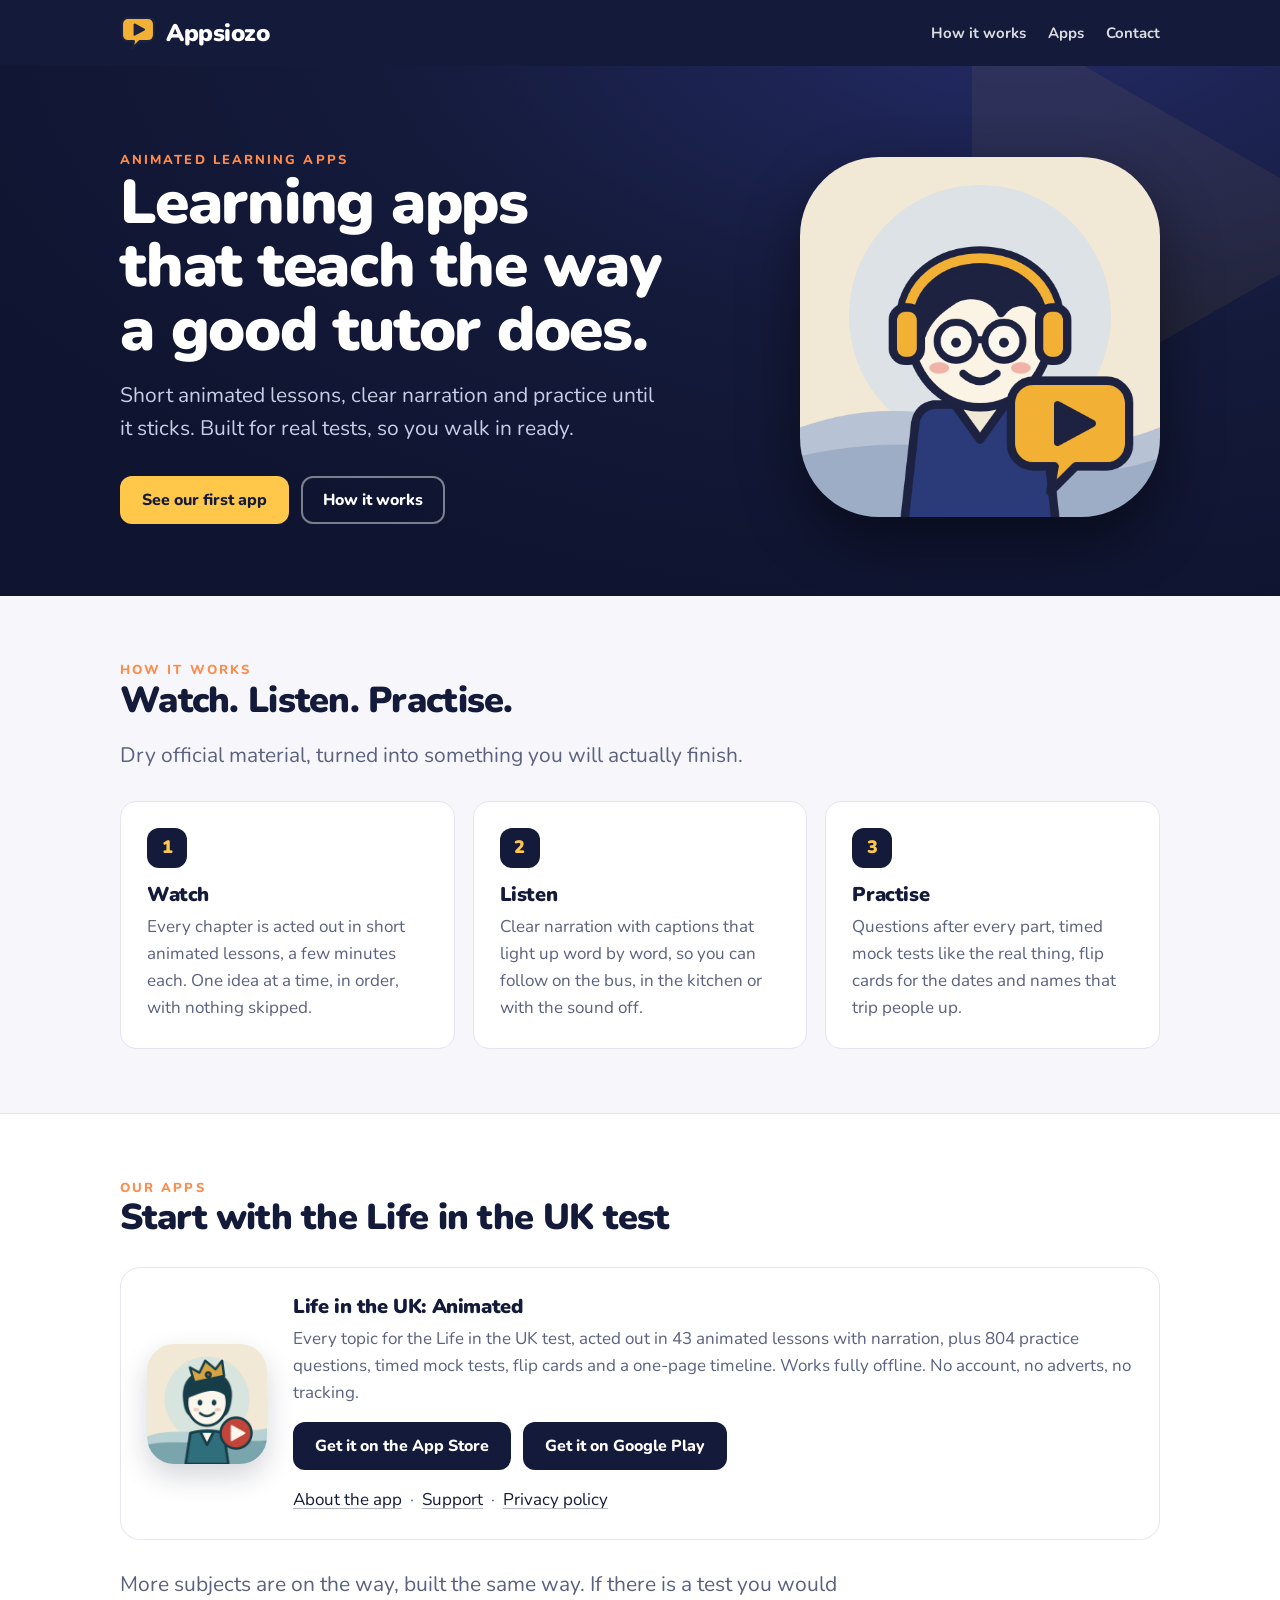
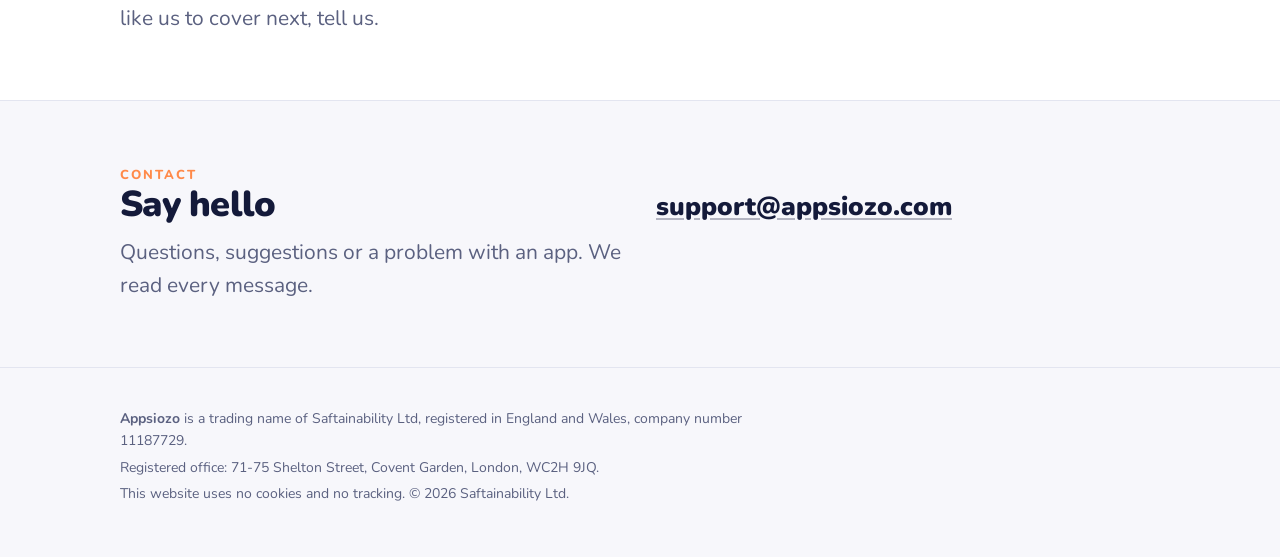
<file: index.html>
<!doctype html>
<html lang="en-GB">
<head>
<meta charset="utf-8">
<meta name="viewport" content="width=device-width,initial-scale=1,viewport-fit=cover">
<title>Appsiozo | Animated learning apps</title>
<meta name="description" content="Appsiozo makes learning apps that teach the way a good tutor does: short animated lessons, clear narration and practice until it sticks.">
<meta name="theme-color" content="#141A3A">
<meta property="og:title" content="Appsiozo | Animated learning apps">
<meta property="og:description" content="Short animated lessons, clear narration and practice until it sticks.">
<meta property="og:image" content="https://appsiozo.com/assets/og-image.jpg">
<meta property="og:type" content="website">
<link rel="icon" href="assets/mark.svg" type="image/svg+xml">
<link rel="apple-touch-icon" href="assets/apple-touch-icon.png">
<link rel="preconnect" href="https://fonts.googleapis.com"><link rel="preconnect" href="https://fonts.gstatic.com" crossorigin><link href="https://fonts.googleapis.com/css2?family=Nunito:wght@400;700;800;900&display=swap" rel="stylesheet">
<link rel="stylesheet" href="assets/site.css?v=3">
</head>
<body>
<header class="site"><div class="wrap"><a class="brand" href="index.html" aria-label="Appsiozo home"><img src="assets/mark.svg" alt="" width="36" height="36">Appsiozo</a><nav aria-label="Main"><a href="#how">How it works</a><a href="#apps">Apps</a><a href="#contact">Contact</a></nav></div></header>
<main>
<section class="hero">
<svg class="glyph" style="right:-140px;top:-120px;width:560px;height:560px" viewBox="0 0 100 100" aria-hidden="true"><polygon points="20,10 20,90 90,50" fill="#FFC84A"/></svg>
<div class="wrap">
<div>
<div class="kicker">Animated learning apps</div>
<h1>Learning apps that teach the way a good tutor does.</h1>
<p class="lead">Short animated lessons, clear narration and practice until it sticks. Built for real tests, so you walk in ready.</p>
<div class="cta"><a class="btn primary" href="life-in-the-uk/">See our first app</a><a class="btn ghost" href="#how">How it works</a></div>
</div>
<img class="art" src="assets/appsiozo-icon-512.png" alt="Appsiozo: a narrator with headphones and a speech bubble play button" width="380" height="380">
</div>
</section>

<section id="how"><div class="wrap">
<div class="kicker">How it works</div>
<h2>Watch. Listen. Practise.</h2>
<p class="lead">Dry official material, turned into something you will actually finish.</p>
<div class="grid">
<div class="card"><span class="num">1</span><h3>Watch</h3><p>Every chapter is acted out in short animated lessons, a few minutes each. One idea at a time, in order, with nothing skipped.</p></div>
<div class="card"><span class="num">2</span><h3>Listen</h3><p>Clear narration with captions that light up word by word, so you can follow on the bus, in the kitchen or with the sound off.</p></div>
<div class="card"><span class="num">3</span><h3>Practise</h3><p>Questions after every part, timed mock tests like the real thing, flip cards for the dates and names that trip people up.</p></div>
</div>
</div></section>

<section class="alt" id="apps"><div class="wrap">
<div class="kicker">Our apps</div>
<h2>Start with the Life in the UK test</h2>
<div class="app">
<img src="life-in-the-uk/icon-512.png" alt="Life in the UK: Animated app icon" width="120" height="120">
<div><h3>Life in the UK: Animated</h3>
<p>Every topic for the Life in the UK test, acted out in 43 animated lessons with narration, plus 804 practice questions, timed mock tests, flip cards and a one-page timeline. Works fully offline. No account, no adverts, no tracking.</p>
<div class="get"><a class="btn dark" href="https://apps.apple.com/app/life-in-the-uk-animated/id6831185725">Get it on the App Store</a><a class="btn dark" href="https://play.google.com/store/apps/details?id=com.appsiozo.lituk">Get it on Google Play</a></div>
<p style="margin:16px 0 0"><a href="life-in-the-uk/">About the app</a> &nbsp;·&nbsp; <a href="life-in-the-uk/support.html">Support</a> &nbsp;·&nbsp; <a href="life-in-the-uk/privacy.html">Privacy policy</a></p>
</div>
</div>
<p class="lead" style="margin-top:28px">More subjects are on the way, built the same way. If there is a test you would like us to cover next, tell us.</p>
</div></section>

<section id="contact"><div class="wrap contact">
<div><div class="kicker">Contact</div><h2>Say hello</h2><p class="lead" style="margin-top:10px">Questions, suggestions or a problem with an app. We read every message.</p></div>
<div><p class="mail"><a href="mailto:support@appsiozo.com">support@appsiozo.com</a></p></div>
</div></section>
</main>
<footer><div class="wrap">
<p><strong>Appsiozo</strong> is a trading name of Saftainability Ltd, registered in England and Wales, company number 11187729.</p>
<p>Registered office: 71-75 Shelton Street, Covent Garden, London, WC2H 9JQ.</p>
<p>This website uses no cookies and no tracking. © 2026 Saftainability Ltd.</p>
</div></footer>
</body>
</html>
</file>
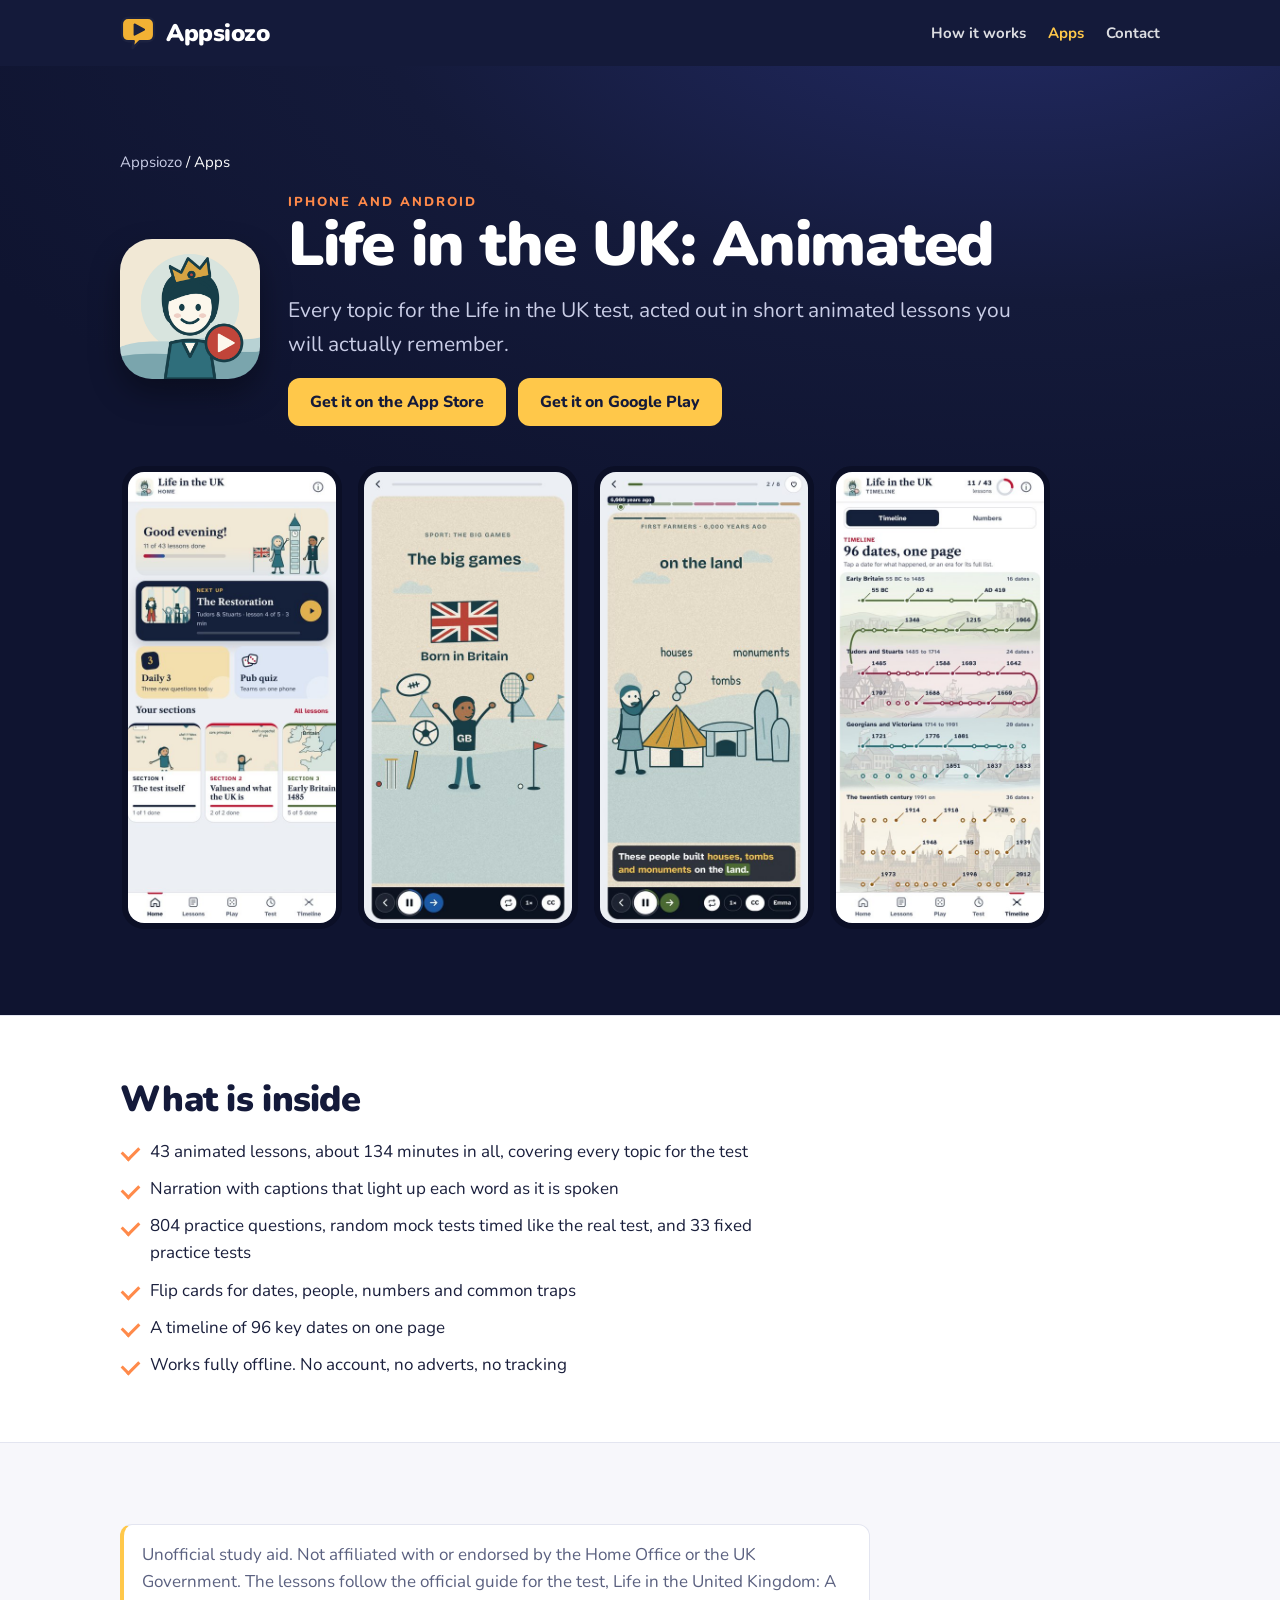
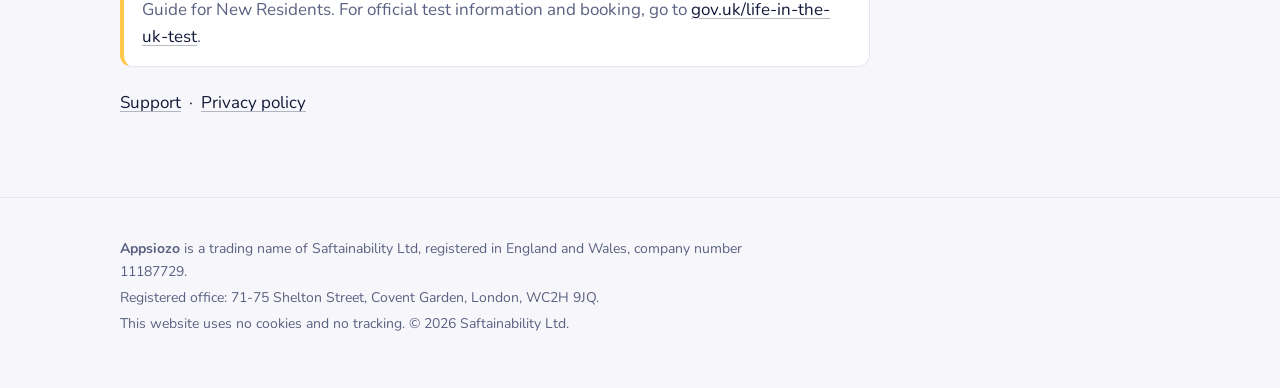
<file: life-in-the-uk/index.html>
<!doctype html>
<html lang="en-GB">
<head>
<meta charset="utf-8">
<meta name="viewport" content="width=device-width,initial-scale=1,viewport-fit=cover">
<title>Life in the UK: Animated | Appsiozo</title>
<meta name="description" content="Life in the UK: Animated. Every topic for the Life in the UK test, acted out in short narrated lessons, with 804 practice questions. Unofficial study aid by Appsiozo.">
<meta name="theme-color" content="#141A3A">
<meta property="og:title" content="Life in the UK: Animated">
<meta property="og:description" content="Every topic for the Life in the UK test, acted out in short animated lessons you will actually remember.">
<meta property="og:image" content="https://appsiozo.com/life-in-the-uk/icon-512.png">
<link rel="icon" href="../assets/mark.svg" type="image/svg+xml">
<link rel="apple-touch-icon" href="apple-touch-icon.png">
<link rel="preconnect" href="https://fonts.googleapis.com"><link rel="preconnect" href="https://fonts.gstatic.com" crossorigin><link href="https://fonts.googleapis.com/css2?family=Nunito:wght@400;700;800;900&display=swap" rel="stylesheet">
<link rel="stylesheet" href="../assets/site.css?v=3">
</head>
<body>
<header class="site"><div class="wrap"><a class="brand" href="../index.html" aria-label="Appsiozo home"><img src="../assets/mark.svg" alt="" width="36" height="36">Appsiozo</a><nav aria-label="Main"><a href="../index.html#how">How it works</a><a href="../index.html#apps" aria-current="page">Apps</a><a href="../index.html#contact">Contact</a></nav></div></header>
<main>
<section class="hero"><div class="wrap" style="display:block">
<div class="crumb"><a href="../index.html">Appsiozo</a> / Apps</div>
<div class="apphead"><img src="icon-512.png" alt="Life in the UK: Animated app icon" width="140" height="140">
<div><div class="kicker">iPhone and Android</div><h1>Life in the UK: Animated</h1>
<p class="lead">Every topic for the Life in the UK test, acted out in short animated lessons you will actually remember.</p>
<div class="get"><a class="btn primary" href="https://apps.apple.com/app/life-in-the-uk-animated/id6831185725">Get it on the App Store</a><a class="btn primary" href="https://play.google.com/store/apps/details?id=com.appsiozo.lituk">Get it on Google Play</a></div></div></div>
<div class="shots" aria-label="Screenshots">
<img src="shots/home.jpg" alt="Home screen with the next lesson, Daily 3 and the pub quiz" width="220" height="477" loading="lazy">
<img src="shots/sport.jpg" alt="An animated lesson on British sport" width="220" height="477" loading="lazy">
<img src="shots/farmers.jpg" alt="A narrated lesson with live captions about the first farmers" width="220" height="477" loading="lazy">
<img src="shots/timeline.jpg?v=2" alt="Timeline of 96 key dates" width="220" height="477" loading="lazy">
</div>
</div></section>
<section class="alt"><div class="wrap">
<h2>What is inside</h2>
<ul class="ticks">
<li>43 animated lessons, about 134 minutes in all, covering every topic for the test</li>
<li>Narration with captions that light up each word as it is spoken</li>
<li>804 practice questions, random mock tests timed like the real test, and 33 fixed practice tests</li>
<li>Flip cards for dates, people, numbers and common traps</li>
<li>A timeline of 96 key dates on one page</li>
<li>Works fully offline. No account, no adverts, no tracking</li>
</ul>
</div></section>
<section><div class="wrap">
<p class="note">Unofficial study aid. Not affiliated with or endorsed by the Home Office or the UK Government. The lessons follow the official guide for the test, Life in the United Kingdom: A Guide for New Residents. For official test information and booking, go to <a href="https://www.gov.uk/life-in-the-uk-test">gov.uk/life-in-the-uk-test</a>.</p>
<p style="margin-top:22px"><a href="support.html">Support</a> &nbsp;·&nbsp; <a href="privacy.html">Privacy policy</a></p>
</div></section>
</main>
<footer><div class="wrap">
<p><strong>Appsiozo</strong> is a trading name of Saftainability Ltd, registered in England and Wales, company number 11187729.</p>
<p>Registered office: 71-75 Shelton Street, Covent Garden, London, WC2H 9JQ.</p>
<p>This website uses no cookies and no tracking. © 2026 Saftainability Ltd.</p>
</div></footer>
</body>
</html>
</file>
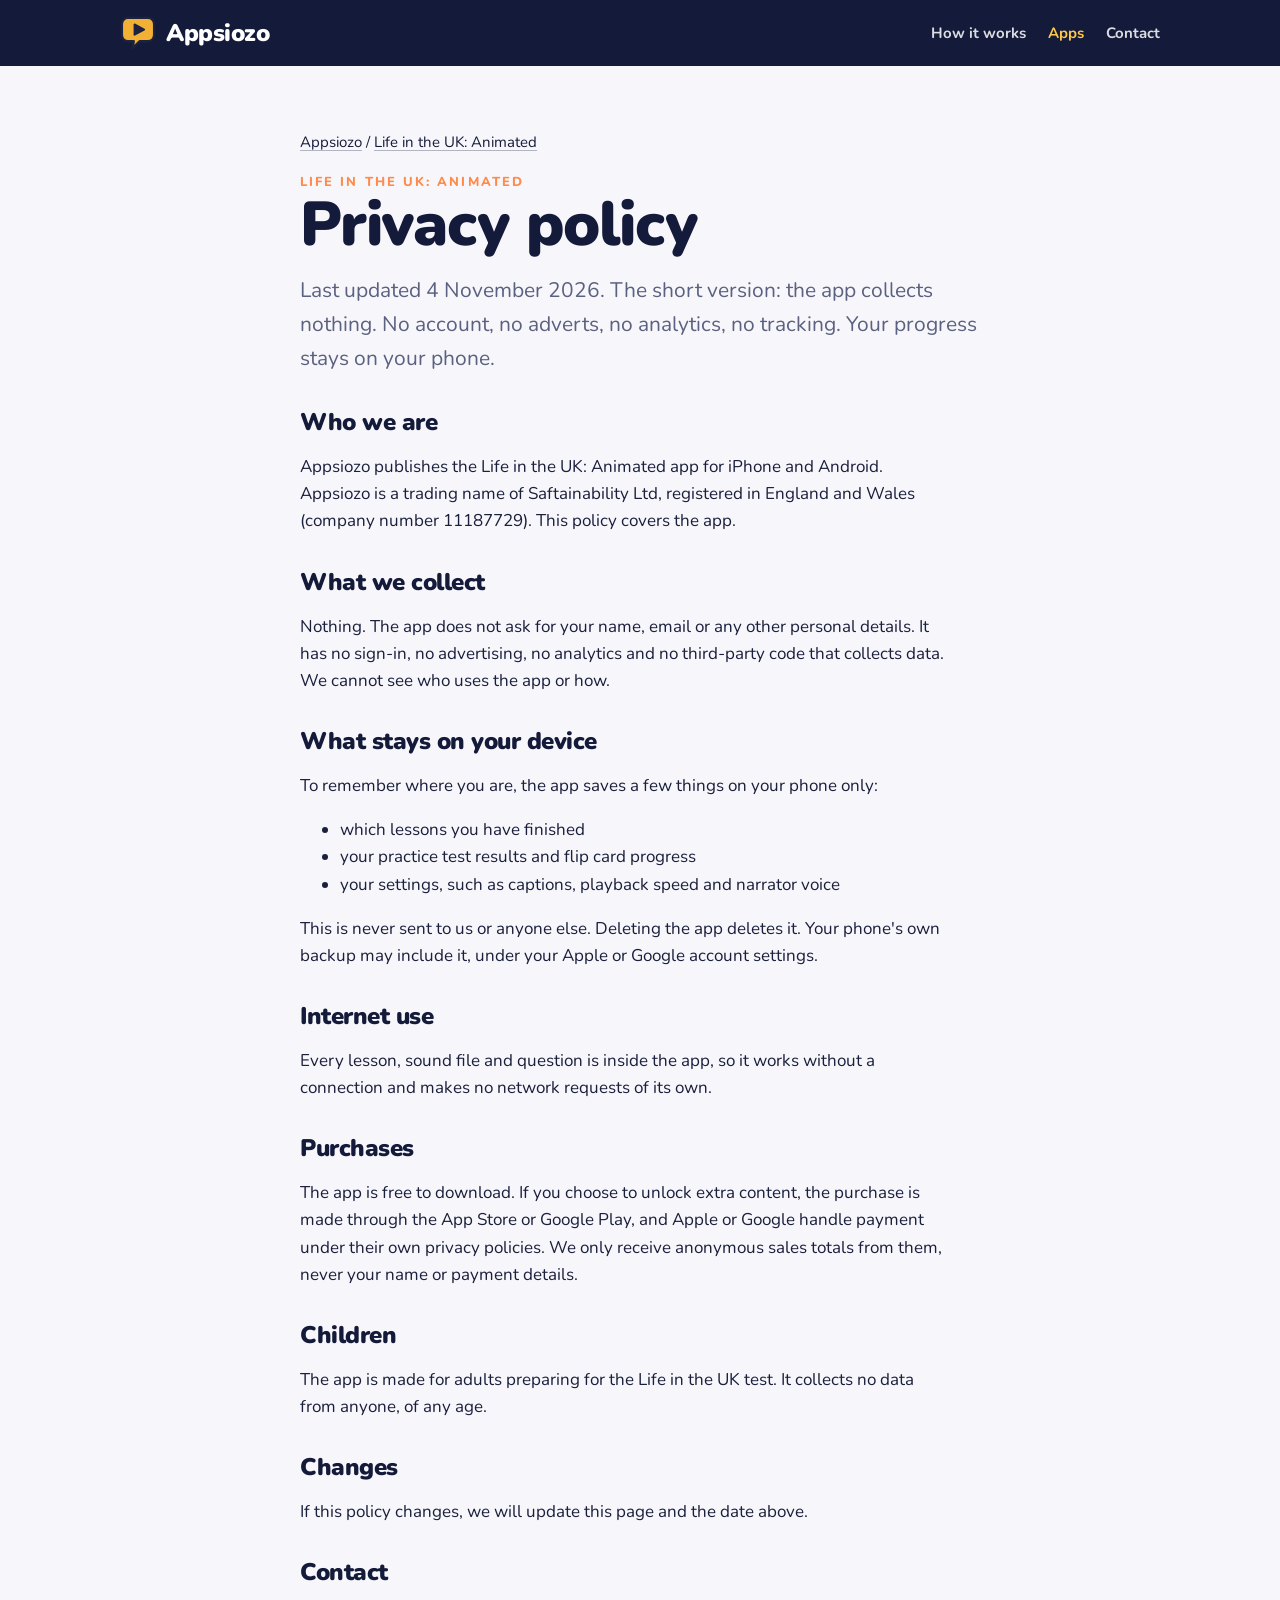
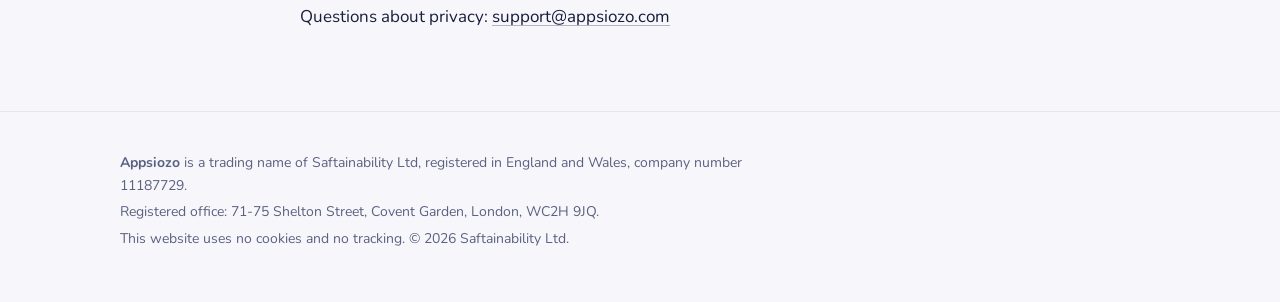
<file: life-in-the-uk/privacy.html>
<!doctype html>
<html lang="en-GB">
<head>
<meta charset="utf-8">
<meta name="viewport" content="width=device-width,initial-scale=1,viewport-fit=cover">
<title>Privacy policy | Life in the UK: Animated</title>
<meta name="description" content="Privacy policy for the Life in the UK: Animated app by Appsiozo. The app collects no personal data.">
<meta name="theme-color" content="#141A3A">
<link rel="icon" href="../assets/mark.svg" type="image/svg+xml">
<link rel="preconnect" href="https://fonts.googleapis.com"><link rel="preconnect" href="https://fonts.gstatic.com" crossorigin><link href="https://fonts.googleapis.com/css2?family=Nunito:wght@400;700;800;900&display=swap" rel="stylesheet">
<link rel="stylesheet" href="../assets/site.css">
</head>
<body>
<header class="site"><div class="wrap"><a class="brand" href="../index.html" aria-label="Appsiozo home"><img src="../assets/mark.svg" alt="" width="36" height="36">Appsiozo</a><nav aria-label="Main"><a href="../index.html#how">How it works</a><a href="../index.html#apps" aria-current="page">Apps</a><a href="../index.html#contact">Contact</a></nav></div></header>
<main>
<section><div class="wrap doc">
<div class="crumb"><a href="../index.html">Appsiozo</a> / <a href="index.html">Life in the UK: Animated</a></div>
<div class="kicker">Life in the UK: Animated</div><h1>Privacy policy</h1>
<p class="lead">Last updated 4 November 2026. The short version: the app collects nothing. No account, no adverts, no analytics, no tracking. Your progress stays on your phone.</p>
<h2>Who we are</h2><p>Appsiozo publishes the Life in the UK: Animated app for iPhone and Android. Appsiozo is a trading name of Saftainability Ltd, registered in England and Wales (company number 11187729). This policy covers the app.</p>
<h2>What we collect</h2><p>Nothing. The app does not ask for your name, email or any other personal details. It has no sign-in, no advertising, no analytics and no third-party code that collects data. We cannot see who uses the app or how.</p>
<h2>What stays on your device</h2><p>To remember where you are, the app saves a few things on your phone only:</p>
<ul><li>which lessons you have finished</li><li>your practice test results and flip card progress</li><li>your settings, such as captions, playback speed and narrator voice</li></ul>
<p>This is never sent to us or anyone else. Deleting the app deletes it. Your phone's own backup may include it, under your Apple or Google account settings.</p>
<h2>Internet use</h2><p>Every lesson, sound file and question is inside the app, so it works without a connection and makes no network requests of its own.</p>
<h2>Purchases</h2><p>The app is free to download. If you choose to unlock extra content, the purchase is made through the App Store or Google Play, and Apple or Google handle payment under their own privacy policies. We only receive anonymous sales totals from them, never your name or payment details.</p>
<h2>Children</h2><p>The app is made for adults preparing for the Life in the UK test. It collects no data from anyone, of any age.</p>
<h2>Changes</h2><p>If this policy changes, we will update this page and the date above.</p>
<h2>Contact</h2><p>Questions about privacy: <a href="mailto:support@appsiozo.com">support@appsiozo.com</a></p>
</div></section>
</main>
<footer><div class="wrap">
<p><strong>Appsiozo</strong> is a trading name of Saftainability Ltd, registered in England and Wales, company number 11187729.</p>
<p>Registered office: 71-75 Shelton Street, Covent Garden, London, WC2H 9JQ.</p>
<p>This website uses no cookies and no tracking. © 2026 Saftainability Ltd.</p>
</div></footer>
</body>
</html>
</file>
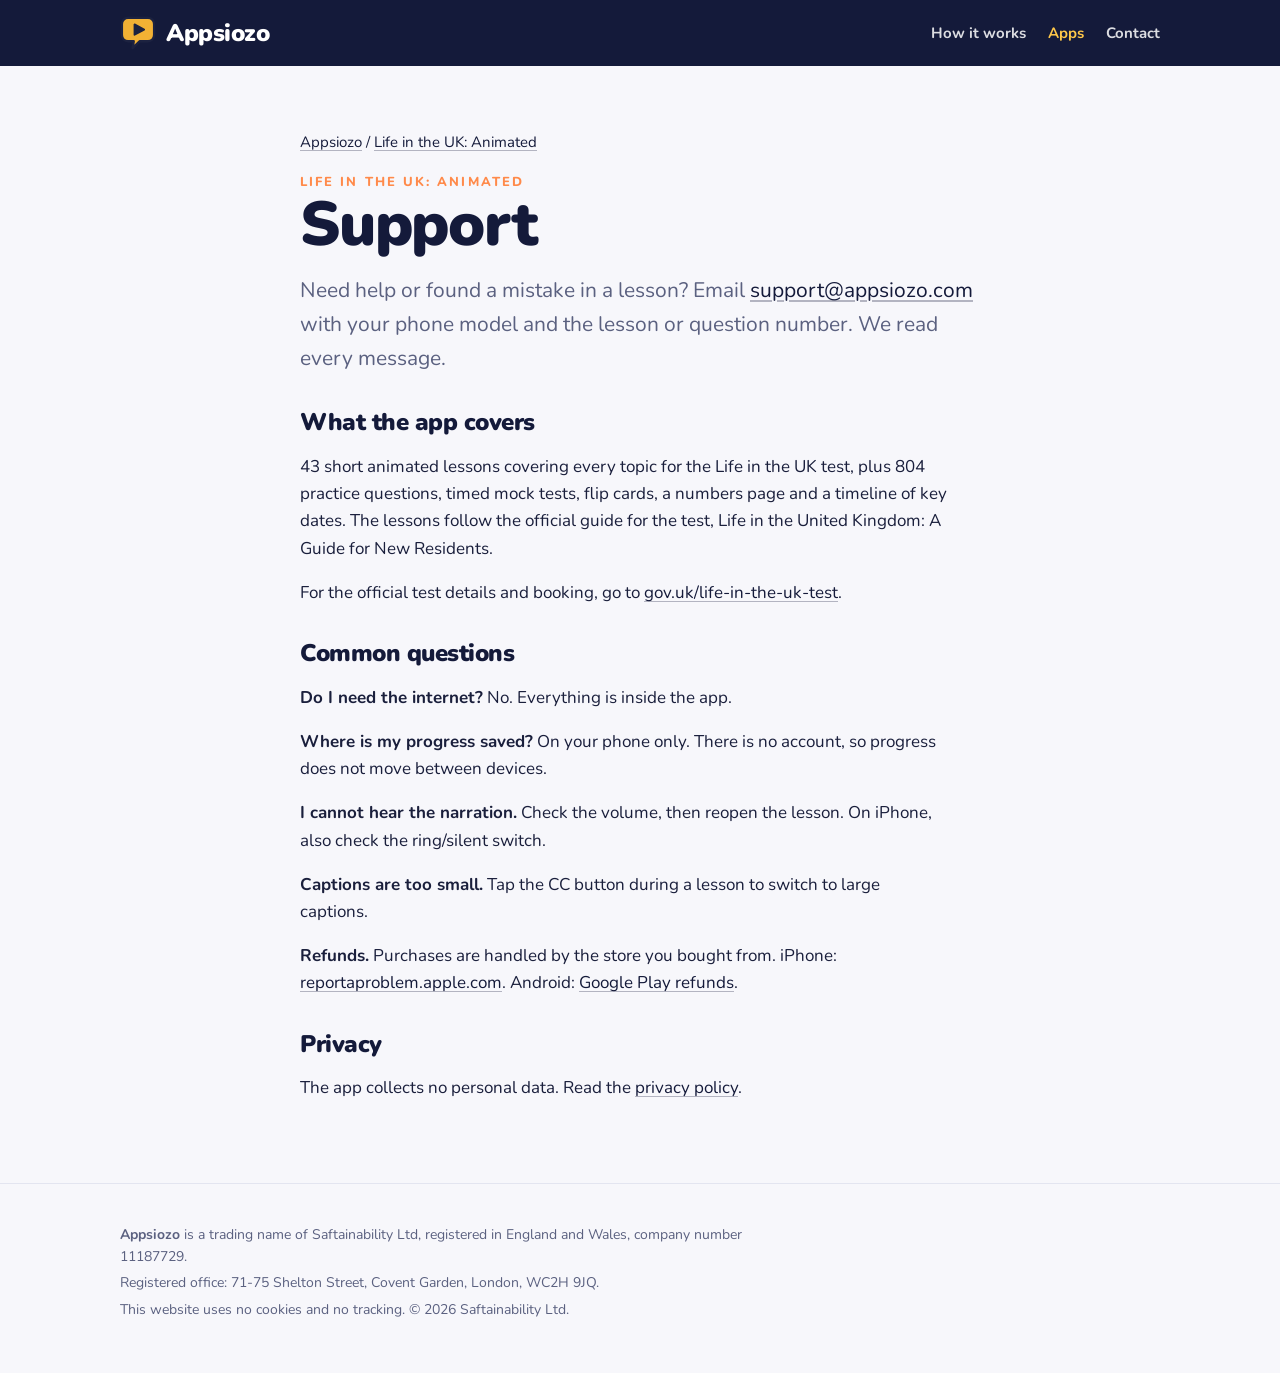
<file: life-in-the-uk/support.html>
<!doctype html>
<html lang="en-GB">
<head>
<meta charset="utf-8">
<meta name="viewport" content="width=device-width,initial-scale=1,viewport-fit=cover">
<title>Support | Life in the UK: Animated</title>
<meta name="description" content="Help and contact for the Life in the UK: Animated app by Appsiozo.">
<meta name="theme-color" content="#141A3A">
<link rel="icon" href="../assets/mark.svg" type="image/svg+xml">
<link rel="preconnect" href="https://fonts.googleapis.com"><link rel="preconnect" href="https://fonts.gstatic.com" crossorigin><link href="https://fonts.googleapis.com/css2?family=Nunito:wght@400;700;800;900&display=swap" rel="stylesheet">
<link rel="stylesheet" href="../assets/site.css">
</head>
<body>
<header class="site"><div class="wrap"><a class="brand" href="../index.html" aria-label="Appsiozo home"><img src="../assets/mark.svg" alt="" width="36" height="36">Appsiozo</a><nav aria-label="Main"><a href="../index.html#how">How it works</a><a href="../index.html#apps" aria-current="page">Apps</a><a href="../index.html#contact">Contact</a></nav></div></header>
<main>
<section><div class="wrap doc">
<div class="crumb"><a href="../index.html">Appsiozo</a> / <a href="index.html">Life in the UK: Animated</a></div>
<div class="kicker">Life in the UK: Animated</div><h1>Support</h1>
<p class="lead">Need help or found a mistake in a lesson? Email <a href="mailto:support@appsiozo.com">support@appsiozo.com</a> with your phone model and the lesson or question number. We read every message.</p>
<h2>What the app covers</h2><p>43 short animated lessons covering every topic for the Life in the UK test, plus 804 practice questions, timed mock tests, flip cards, a numbers page and a timeline of key dates. The lessons follow the official guide for the test, Life in the United Kingdom: A Guide for New Residents.</p>
<p>For the official test details and booking, go to <a href="https://www.gov.uk/life-in-the-uk-test">gov.uk/life-in-the-uk-test</a>.</p>
<h2>Common questions</h2>
<p><strong>Do I need the internet?</strong> No. Everything is inside the app.</p>
<p><strong>Where is my progress saved?</strong> On your phone only. There is no account, so progress does not move between devices.</p>
<p><strong>I cannot hear the narration.</strong> Check the volume, then reopen the lesson. On iPhone, also check the ring/silent switch.</p>
<p><strong>Captions are too small.</strong> Tap the CC button during a lesson to switch to large captions.</p>
<p><strong>Refunds.</strong> Purchases are handled by the store you bought from. iPhone: <a href="https://reportaproblem.apple.com">reportaproblem.apple.com</a>. Android: <a href="https://support.google.com/googleplay/answer/2479637">Google Play refunds</a>.</p>
<h2>Privacy</h2><p>The app collects no personal data. Read the <a href="privacy.html">privacy policy</a>.</p>
</div></section>
</main>
<footer><div class="wrap">
<p><strong>Appsiozo</strong> is a trading name of Saftainability Ltd, registered in England and Wales, company number 11187729.</p>
<p>Registered office: 71-75 Shelton Street, Covent Garden, London, WC2H 9JQ.</p>
<p>This website uses no cookies and no tracking. © 2026 Saftainability Ltd.</p>
</div></footer>
</body>
</html>
</file>
<file: assets/site.css>
:root{--navy:#141A3A;--navy-2:#1B2250;--ink:#1A1F3C;--muted:#5B6180;--amber:#FFC84A;--amber-2:#FF8A4A;--bg:#F7F7FB;--card:#FFFFFF;--line:#E3E5F0;--max:1080px}
*{box-sizing:border-box}
html{-webkit-text-size-adjust:100%;scroll-behavior:smooth}
body{margin:0;background:var(--bg);color:var(--ink);font:17px/1.6 "Nunito",system-ui,-apple-system,"Segoe UI",Roboto,sans-serif}
a{color:var(--navy);text-underline-offset:3px;text-decoration-color:rgba(20,26,58,.3)}
a:hover{text-decoration-color:var(--amber-2)}
.wrap{max-width:var(--max);margin:0 auto;padding-left:max(20px,env(safe-area-inset-left,0px));padding-right:max(20px,env(safe-area-inset-right,0px))}
header.site{background:var(--navy);position:sticky;top:0;z-index:5}
header.site .wrap{display:flex;align-items:center;justify-content:space-between;gap:16px;padding-block:14px}
.brand{display:inline-flex;align-items:center;gap:10px;text-decoration:none;color:#fff;font-weight:900;font-size:24px;letter-spacing:-.02em}
.brand img{width:36px;height:36px;border-radius:9px;display:block}
nav{display:flex;gap:22px;flex-wrap:wrap}
nav a{font-weight:700;font-size:15px;color:#fff;text-decoration:none;opacity:.85}
nav a:hover,nav a[aria-current]{opacity:1;color:var(--amber)}
h1,h2,h3{font-weight:900;letter-spacing:-.02em;text-wrap:balance;color:var(--navy)}
h1{font-size:clamp(36px,5.6vw,62px);line-height:1.02;margin:0}
h2{font-size:clamp(26px,3.4vw,36px);line-height:1.12;margin:0 0 10px}
h3{font-size:20px;line-height:1.25;margin:0 0 6px}
.kicker{font-weight:800;font-size:13px;letter-spacing:.16em;text-transform:uppercase;color:var(--amber-2)}
.lead{font-size:clamp(18px,2.2vw,21px);color:var(--muted);max-width:58ch;margin:18px 0 0}
section{padding-block:64px}
section.alt{background:var(--card);border-block:1px solid var(--line)}
/* hero */
.hero{background:radial-gradient(1200px 600px at 80% -10%,#232B66 0%,var(--navy) 55%,#0F1430 100%);color:#fff;padding-block:84px 72px;position:relative;overflow:hidden}
.hero h1,.hero h2{color:#fff}
.hero .lead{color:#C9CDE6}
.hero .wrap{display:grid;grid-template-columns:1.1fr .9fr;gap:48px;align-items:center;position:relative}
.hero .art{justify-self:end;width:100%;height:auto;max-width:360px;border-radius:22%;box-shadow:0 24px 60px rgba(0,0,0,.45)}
.hero .glyph{position:absolute;opacity:.06;pointer-events:none}
.cta{display:flex;gap:12px;flex-wrap:wrap;margin-top:30px}
.btn{display:inline-flex;align-items:center;gap:8px;font-weight:800;font-size:16px;padding:14px 20px;border-radius:12px;text-decoration:none;border:2px solid transparent;line-height:1}
.btn.primary{background:var(--amber);color:var(--navy)}
.btn.primary:hover{background:#FFD36E}
.btn.ghost{color:#fff;border-color:rgba(255,255,255,.45)}
.btn.ghost:hover{border-color:#fff}
.hero .btn.dark{background:var(--navy);color:#fff}
/* grids */
.grid{display:grid;grid-template-columns:repeat(auto-fit,minmax(min(100%,240px),1fr));gap:18px;margin-top:28px}
.card{background:var(--card);border:1px solid var(--line);border-radius:16px;padding:26px;min-width:0}
section.alt .card{background:var(--bg)}
.card p{margin:0;color:var(--muted)}
.card .num{display:inline-grid;place-items:center;width:40px;height:40px;border-radius:12px;background:var(--navy);color:var(--amber);font-weight:900;font-size:18px;margin-bottom:14px}
/* app card */
.app{display:grid;grid-template-columns:120px 1fr;gap:26px;align-items:center;margin-top:28px;background:var(--card);border:1px solid var(--line);border-radius:20px;padding:26px}
.app img{width:120px;height:120px;border-radius:27px;display:block;box-shadow:0 12px 28px rgba(20,26,58,.18)}
.app p{margin:6px 0 14px;color:var(--muted)}
.soon{display:inline-block;font-weight:800;font-size:14px;color:var(--navy);background:#FFF1CC;border-radius:999px;padding:9px 14px}
.contact{display:grid;grid-template-columns:1fr 1fr;gap:32px;align-items:start}
.contact .mail{font-weight:900;font-size:clamp(20px,2.6vw,26px);line-height:1.2;word-break:break-word}
footer{padding-block:36px 48px;color:var(--muted);font-size:14px;border-top:1px solid var(--line)}
footer p{margin:4px 0;max-width:80ch}
/* app page */
.apphead{display:grid;grid-template-columns:140px 1fr;gap:28px;align-items:center}
.apphead img{width:140px;height:140px;border-radius:32px;box-shadow:0 14px 30px rgba(0,0,0,.35)}
.hero .soon{background:rgba(255,200,74,.16);color:var(--amber);margin-top:16px}
.shots{display:flex;gap:16px;overflow-x:auto;padding:6px 2px 14px;margin-top:34px;scroll-snap-type:x mandatory}
.shots img{flex:none;width:220px;height:auto;border-radius:22px;border:6px solid #0B0F26;scroll-snap-align:start;background:#F1E8D5}
.ticks{list-style:none;padding:0;margin:18px 0 0;display:grid;gap:10px}
.ticks li{padding-left:30px;position:relative;max-width:65ch}
.ticks li::before{content:"";position:absolute;left:2px;top:.5em;width:14px;height:8px;border-left:3px solid var(--amber-2);border-bottom:3px solid var(--amber-2);transform:rotate(-45deg)}
.note{background:var(--card);border:1px solid var(--line);border-left:4px solid var(--amber);border-radius:12px;padding:16px 18px;color:var(--muted);max-width:75ch}
.doc{max-width:720px}
.doc h2{font-size:24px;margin:34px 0 8px}
.doc p,.doc li{max-width:65ch}
.crumb{font-size:15px;margin-bottom:18px}
.hero .crumb a{color:#C9CDE6}
@media (max-width:760px){
  header.site .wrap{padding-block:12px;gap:10px}
  .brand{font-size:20px;gap:8px}
  .brand img{width:30px;height:30px}
  nav{gap:12px;flex-wrap:nowrap}
  nav a{font-size:13px;white-space:nowrap}
  .hero{padding-block:56px 52px}
  .hero .wrap,.contact{grid-template-columns:1fr;gap:28px}
  .hero .art{justify-self:start;max-width:150px;order:-1}
  .app,.apphead{grid-template-columns:1fr}
  section{padding-block:48px}
}
.btn.dark{background:var(--navy);color:#fff}
.btn.dark:hover{background:var(--navy-2)}
.get{display:flex;flex-wrap:wrap;gap:12px;align-items:center;margin-top:16px}
.get .soon{margin-top:0}
</file>
